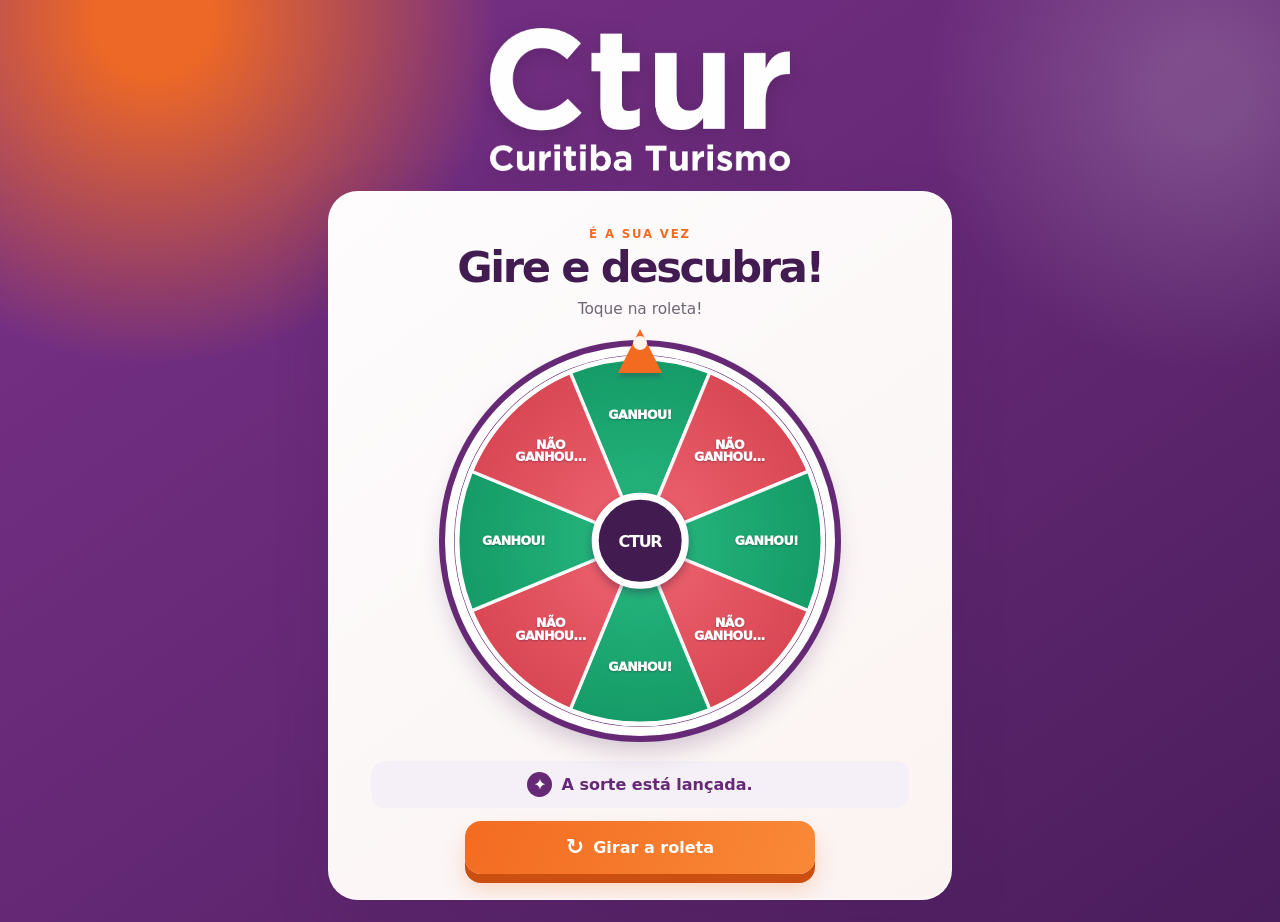
<file: index.html>
<!doctype html>
<html lang="pt-BR">
  <head>
    <meta charset="UTF-8" />
    <meta name="viewport" content="width=device-width, initial-scale=1" />
    <meta name="theme-color" content="#6b2b7c" />
    <meta name="description" content="Roleta promocional Curitiba Turismo." />
    <link rel="manifest" href="./manifest.webmanifest" />
    <link rel="icon" href="./assets/icon.svg" type="image/svg+xml" />
    <link rel="apple-touch-icon" href="./assets/logo_ctur_sem_fundo_cortado.png" />
    <link rel="stylesheet" href="./styles.css" />
    <title>Roleta CTUR</title>
  </head>
  <body>
    <main class="app-shell">
      <header class="brand" aria-label="Curitiba Turismo">
        <img
          src="./assets/logo_ctur_sem_fundo_cortado.png"
          alt="CTUR Curitiba Turismo"
          width="428"
          height="208"
        />
      </header>

      <section class="game-card" aria-labelledby="page-title">
        <div class="game-card__heading">
          <p class="eyebrow">É a sua vez</p>
          <h1 id="page-title">Gire e descubra!</h1>
          <p class="intro">Toque na roleta!</p>
        </div>

        <button
          class="wheel-action"
          id="wheelAction"
          type="button"
          aria-label="Girar a roleta"
        >
          <span class="wheel-pointer" aria-hidden="true"></span>
          <span class="wheel" id="wheel" aria-hidden="true">
            <canvas id="wheelCanvas" width="640" height="640"></canvas>
            <span class="wheel-labels" id="wheelLabels"></span>
          </span>
          <span class="wheel-center" aria-hidden="true">
            <span>CTUR</span>
          </span>
        </button>

        <div class="result" id="result" aria-live="polite" data-state="ready">
          <span class="result__icon" aria-hidden="true">✦</span>
          <p id="resultText">A sorte está lançada.</p>
        </div>

        <button class="spin-button" id="spinButton" type="button">
          <span class="spin-button__icon" aria-hidden="true">↻</span>
          <span id="spinButtonText">Girar a roleta</span>
        </button>

      </section>

    </main>

    <div class="confetti" id="confetti" aria-hidden="true"></div>
    <script src="./app.js"></script>
  </body>
</html>
</file>
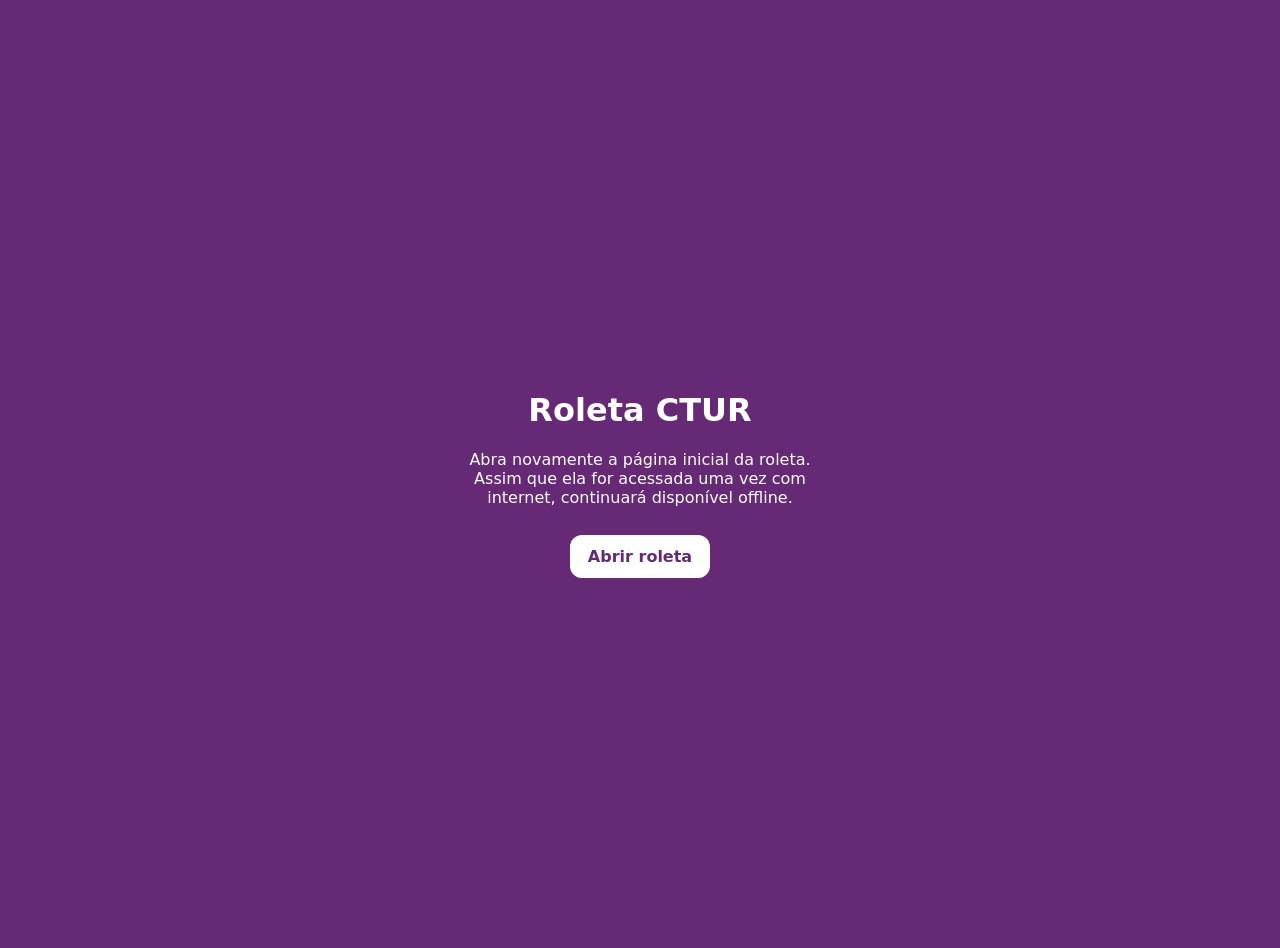
<file: offline.html>
<!doctype html>
<html lang="pt-BR">
  <head>
    <meta charset="UTF-8" />
    <meta name="viewport" content="width=device-width, initial-scale=1" />
    <meta name="theme-color" content="#662976" />
    <title>Roleta CTUR</title>
    <style>
      body { min-height: 100vh; margin: 0; display: grid; place-items: center; padding: 24px; color: #fff; background: #662976; font-family: system-ui, sans-serif; text-align: center; }
      main { max-width: 390px; }
      a { display: inline-block; margin-top: 12px; padding: 12px 18px; border-radius: 12px; color: #662976; background: #fff; font-weight: 800; text-decoration: none; }
    </style>
  </head>
  <body>
    <main>
      <h1>Roleta CTUR</h1>
      <p>Abra novamente a página inicial da roleta. Assim que ela for acessada uma vez com internet, continuará disponível offline.</p>
      <a href="./">Abrir roleta</a>
    </main>
  </body>
</html>
</file>
<file: styles.css>
:root {
  --purple: #662976;
  --purple-deep: #421b51;
  --orange: #f36b21;
  --orange-soft: #ff9b5f;
  --green: #159b67;
  --green-light: #27b77f;
  --red: #d94754;
  --red-light: #ee6370;
  --ink: #2c1c34;
  --muted: #6f6573;
  --cream: #fffaf7;
  --card: #ffffff;
  --shadow: 0 24px 55px rgba(67, 25, 81, 0.18);
}

* {
  box-sizing: border-box;
}

html {
  min-height: 100%;
  background: var(--purple-deep);
}

body {
  min-width: 320px;
  min-height: 100vh;
  margin: 0;
  color: var(--ink);
  font-family: Inter, ui-sans-serif, system-ui, -apple-system, BlinkMacSystemFont, "Segoe UI", sans-serif;
  background:
    radial-gradient(circle at 12% 2%, rgba(243, 107, 33, 0.95) 0 4%, transparent 24%),
    radial-gradient(circle at 94% 10%, rgba(255, 255, 255, 0.17) 0 3%, transparent 19%),
    linear-gradient(145deg, #7b328a 0%, var(--purple) 48%, #4a1d5c 100%);
}

button {
  font: inherit;
}

.app-shell {
  width: min(100%, 660px);
  min-height: 100vh;
  margin: 0 auto;
  padding: 26px 18px 22px;
  display: flex;
  flex-direction: column;
  align-items: center;
}

.brand {
  width: min(100%, 340px);
  margin: 2px auto 20px;
  text-align: center;
  color: #fff;
}

.brand img {
  display: block;
  width: min(100%, 300px);
  height: auto;
  margin: 0 auto;
  filter: drop-shadow(0 5px 10px rgba(30, 8, 38, 0.21));
}

.brand p {
  margin: -3px 0 0;
  color: rgba(255, 255, 255, 0.9);
  font-size: 0.73rem;
  font-weight: 700;
  letter-spacing: 0.16em;
  text-transform: uppercase;
}

.game-card {
  width: 100%;
  overflow: hidden;
  padding: clamp(23px, 5vw, 35px) clamp(16px, 5.5vw, 42px) 25px;
  border: 1px solid rgba(255, 255, 255, 0.7);
  border-radius: 30px;
  background: linear-gradient(145deg, rgba(255, 255, 255, 0.99), rgba(255, 248, 244, 0.98));
  box-shadow: var(--shadow);
  text-align: center;
}

.game-card__heading {
  position: relative;
  z-index: 1;
}

.eyebrow {
  margin: 0 0 4px;
  color: var(--orange);
  font-size: 0.73rem;
  font-weight: 900;
  letter-spacing: 0.16em;
  text-transform: uppercase;
}

h1 {
  margin: 0;
  color: var(--purple-deep);
  font-size: clamp(1.85rem, 6vw, 2.7rem);
  line-height: 1.05;
  letter-spacing: -0.055em;
}

.intro {
  margin: 9px 0 13px;
  color: var(--muted);
  font-size: 0.96rem;
}

.wheel-action {
  position: relative;
  display: block;
  width: min(100%, 420px);
  aspect-ratio: 1;
  margin: 0 auto 10px;
  padding: 0;
  border: 0;
  border-radius: 50%;
  background: transparent;
  cursor: pointer;
  -webkit-tap-highlight-color: transparent;
  touch-action: manipulation;
}

.wheel-action:focus-visible,
.spin-button:focus-visible {
  outline: 4px solid var(--orange-soft);
  outline-offset: 5px;
}

.wheel {
  position: absolute;
  inset: 15px;
  display: block;
  overflow: hidden;
  border: 9px solid #fff;
  border-radius: 50%;
  background: var(--purple);
  box-shadow: 0 0 0 6px var(--purple), 0 14px 25px rgba(67, 25, 81, 0.23);
  will-change: transform;
}

.wheel canvas {
  display: block;
  width: 100%;
  height: 100%;
}

.wheel-labels {
  position: absolute;
  inset: 0;
  z-index: 1;
  pointer-events: none;
}

.wheel-label {
  position: absolute;
  width: 22%;
  color: #fff;
  text-align: center;
  transform: translate(-50%, -50%);
}

.wheel-label__copy {
  display: block;
  font-size: clamp(0.55rem, 2.5vw, 0.78rem);
  font-weight: 950;
  letter-spacing: -0.045em;
  line-height: 1.02;
  text-shadow: 0 1px 2px rgba(40, 15, 35, 0.3);
  transform: rotate(var(--counter-rotation, 0deg));
  transform-origin: center;
}

.wheel-label__copy span {
  display: block;
  white-space: nowrap;
}

.wheel-pointer {
  position: absolute;
  z-index: 4;
  top: -2px;
  left: 50%;
  width: 0;
  height: 0;
  border-top: 0;
  border-right: 22px solid transparent;
  border-bottom: 44px solid var(--orange);
  border-left: 22px solid transparent;
  filter: drop-shadow(0 4px 2px rgba(67, 25, 81, 0.25));
  transform: translateX(-50%);
}

.wheel-pointer::after {
  position: absolute;
  top: 7px;
  left: -7px;
  width: 14px;
  height: 14px;
  border-radius: 50%;
  background: #fff4e9;
  content: "";
}

.wheel-center {
  position: absolute;
  z-index: 3;
  top: 50%;
  left: 50%;
  display: grid;
  width: 23%;
  aspect-ratio: 1;
  place-items: center;
  border: clamp(4px, 1.2vw, 7px) solid #fff;
  border-radius: 50%;
  color: #fff;
  background: var(--purple-deep);
  box-shadow: 0 4px 9px rgba(38, 15, 47, 0.35);
  transform: translate(-50%, -50%);
}

.wheel-center span {
  font-size: clamp(0.62rem, 2.6vw, 1rem);
  font-weight: 900;
  letter-spacing: -0.08em;
}

.result {
  display: flex;
  min-height: 47px;
  align-items: center;
  justify-content: center;
  gap: 9px;
  margin: 0 auto 13px;
  padding: 8px 13px;
  border-radius: 14px;
  color: var(--purple);
  background: #f5eff7;
  font-weight: 800;
}

.result__icon {
  display: grid;
  width: 25px;
  height: 25px;
  flex: 0 0 auto;
  place-items: center;
  border-radius: 50%;
  color: #fff;
  background: var(--purple);
}

.result p {
  margin: 0;
}

.result[data-state="spinning"] {
  color: #85562e;
  background: #fff2df;
}

.result[data-state="spinning"] .result__icon {
  color: #fff;
  background: var(--orange);
  animation: pulse 0.75s ease-in-out infinite alternate;
}

.result[data-state="win"] {
  color: #08754c;
  background: #e5f8ee;
}

.result[data-state="win"] .result__icon {
  background: var(--green);
}

.result[data-state="lose"] {
  color: #a3313c;
  background: #ffebed;
}

.result[data-state="lose"] .result__icon {
  background: var(--red);
}

.spin-button {
  display: inline-flex;
  min-height: 53px;
  align-items: center;
  justify-content: center;
  gap: 9px;
  width: min(100%, 350px);
  padding: 12px 22px;
  border: 0;
  border-radius: 16px;
  color: #fff;
  background: linear-gradient(110deg, var(--orange), #f98937);
  box-shadow: 0 9px 0 #ca4f10, 0 14px 21px rgba(243, 107, 33, 0.25);
  cursor: pointer;
  font-size: 1rem;
  font-weight: 900;
  transition: transform 0.15s ease, box-shadow 0.15s ease, filter 0.15s ease;
  -webkit-tap-highlight-color: transparent;
  touch-action: manipulation;
}

.spin-button:hover {
  filter: brightness(1.03);
  transform: translateY(-1px);
}

.spin-button:active {
  box-shadow: 0 4px 0 #ca4f10, 0 7px 14px rgba(243, 107, 33, 0.25);
  transform: translateY(5px);
}

.spin-button__icon {
  font-size: 1.35rem;
  line-height: 0;
}

.fairness {
  display: flex;
  align-items: center;
  justify-content: center;
  gap: 8px;
  margin-top: 20px;
  color: var(--muted);
  font-size: 0.74rem;
  font-weight: 750;
}

.fairness i {
  display: block;
  width: 3px;
  height: 3px;
  border-radius: 50%;
  background: var(--orange);
}

.privacy-note {
  margin: 17px 0 0;
  color: rgba(255, 255, 255, 0.88);
  font-size: 0.78rem;
  font-weight: 600;
  text-align: center;
}

.confetti {
  position: fixed;
  z-index: 8;
  inset: 0;
  overflow: hidden;
  pointer-events: none;
}

.confetti__piece {
  position: absolute;
  top: -20px;
  width: 9px;
  height: 16px;
  border-radius: 2px;
  animation: fall 1.35s cubic-bezier(0.18, 0.8, 0.32, 1) forwards;
  transform: rotate(var(--rotate));
}

@keyframes pulse {
  to { transform: scale(1.13) rotate(18deg); }
}

@keyframes fall {
  to {
    opacity: 0;
    transform: translate3d(var(--drift), 115vh, 0) rotate(calc(var(--rotate) + 500deg));
  }
}

@media (max-width: 390px) {
  .app-shell { padding: 17px 12px 17px; }
  .brand { margin-bottom: 13px; }
  .brand img { width: 250px; }
  .game-card { border-radius: 25px; }
  .fairness { gap: 6px; font-size: 0.68rem; }
}

@media (prefers-reduced-motion: reduce) {
  *, *::before, *::after {
    scroll-behavior: auto !important;
    animation-duration: 0.001ms !important;
    animation-iteration-count: 1 !important;
    transition-duration: 0.001ms !important;
  }
}
</file>
